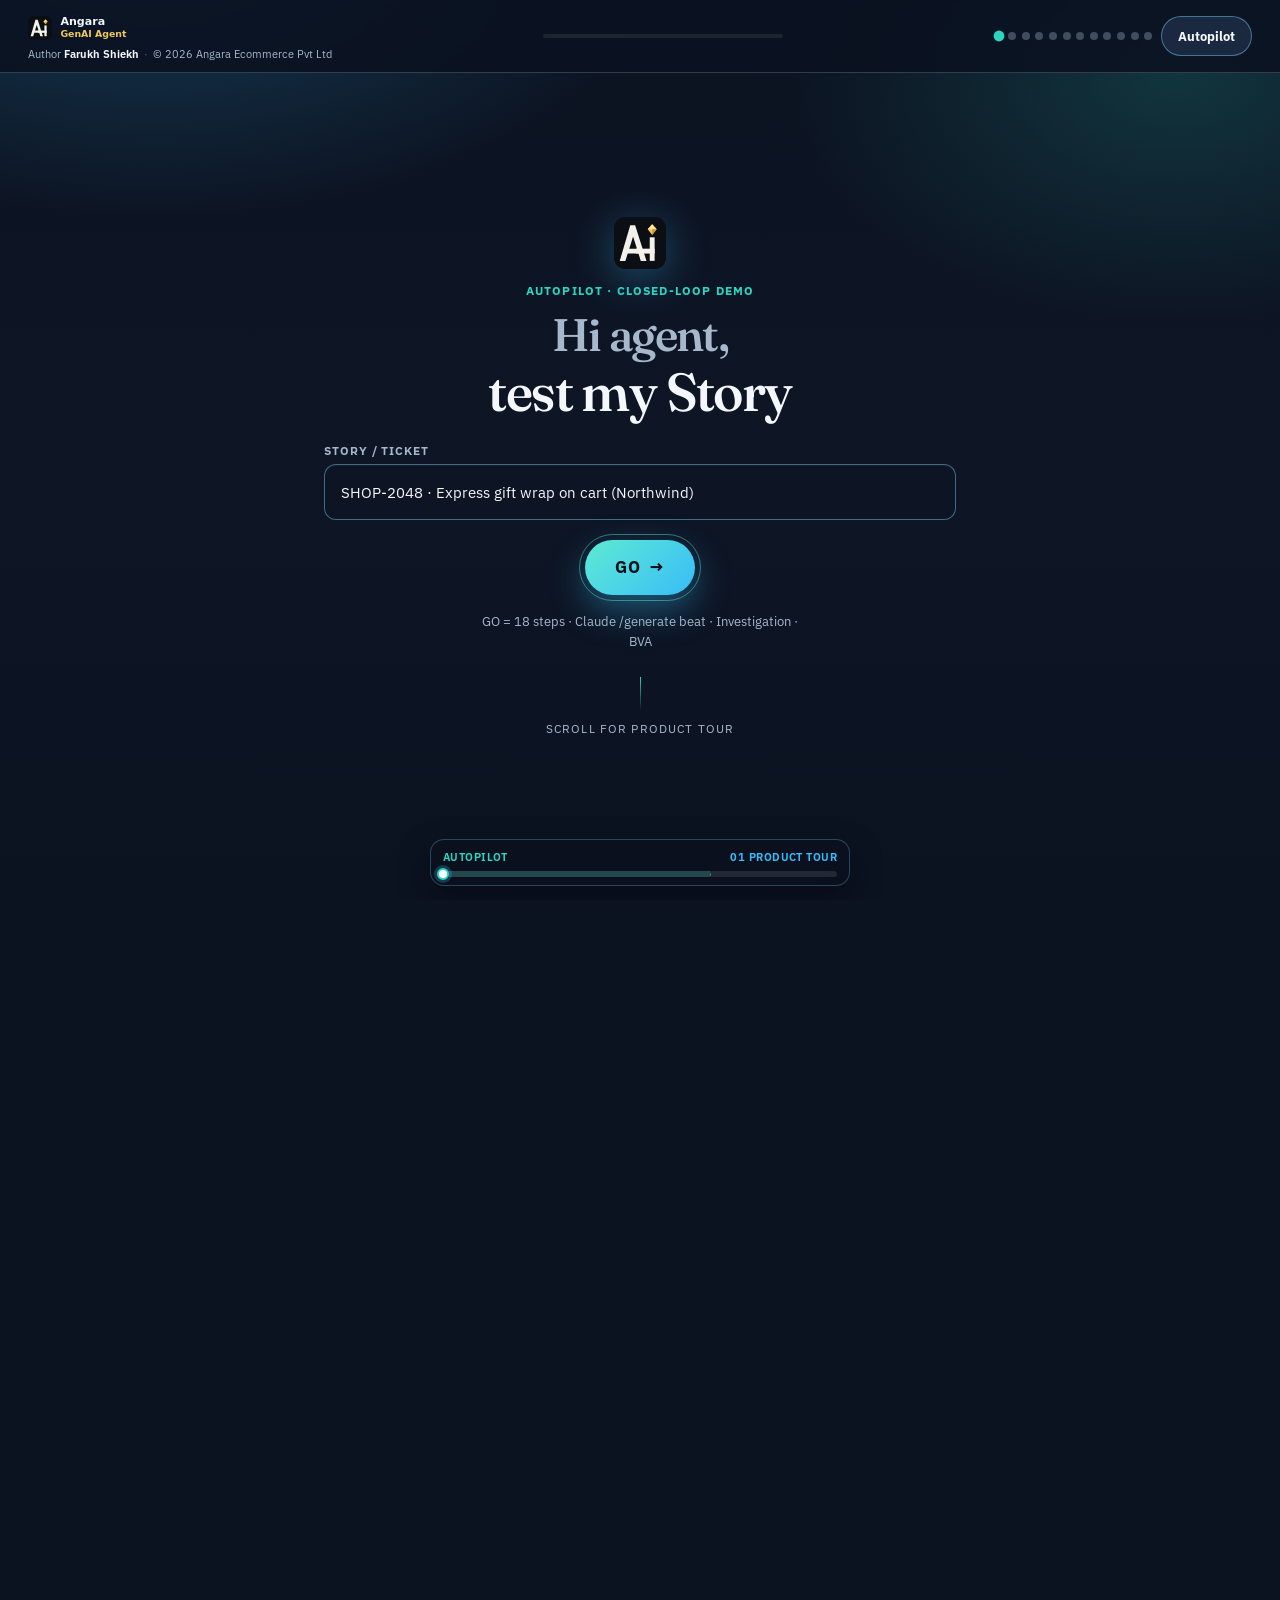
<file: index.html>
<!DOCTYPE html>
<html lang="en">
<head>
  <meta charset="utf-8" />
  <meta name="viewport" content="width=device-width, initial-scale=1" />
  <title>Angara GenAI Agent</title>
  <meta name="description" content="GO autopilot or scroll the product tour — one page." />
  <meta name="robots" content="noindex,nofollow" />
  <link rel="icon" type="image/svg+xml" href="assets/favicon.svg" />
  <link rel="apple-touch-icon" href="assets/mark.svg" />
  <link rel="preconnect" href="https://fonts.googleapis.com" />
  <link rel="preconnect" href="https://fonts.gstatic.com" crossorigin />
  <link href="https://fonts.googleapis.com/css2?family=Fraunces:opsz,wght@9..144,500;9..144,600&family=IBM+Plex+Mono:wght@400;500&family=IBM+Plex+Sans:wght@400;500;600;700&display=swap" rel="stylesheet" />
  <link rel="stylesheet" href="styles.css?v=35" />
</head>
<body class="mode-home" data-frame="go">
  <div class="aurora" aria-hidden="true"></div>
  <div class="fx-ring" aria-hidden="true"></div>

  <header class="topbar">
    <div class="brand-block">
      <a class="brand" href="./" id="brand-home">
        <img src="assets/logo.svg" width="160" height="40" alt="Angara GenAI Agent" />
      </a>
      <p class="credit-line" id="header-credit">
        <span>Author <a class="author-link js-author" href="https://www.linkedin.com/in/farukh-shiekh-genaiqa" target="_blank" rel="noopener noreferrer">Farukh Shiekh</a></span>
        <span class="foot-sep" aria-hidden="true">·</span>
        <span class="js-copyright">© 2026 Angara Ecommerce Pvt Ltd</span>
      </p>
    </div>
    <div class="progress-wrap tour-only" aria-hidden="true"><div class="progress-bar" id="progress-bar"></div></div>
    <div class="ap-progress journey-only" id="ap-progress" hidden>
      <div class="ap-progress-meta">
        <span class="live-dot" id="ap-dot" aria-hidden="true"></span>
        <span id="ap-state">Auto-running</span>
        <span class="ap-sep" aria-hidden="true">·</span>
        <span id="ap-step">1 / 18</span>
        <span class="ap-sep" aria-hidden="true">·</span>
        <span id="top-phase">Autopilot</span>
      </div>
      <div class="ap-progress-track" role="progressbar" aria-valuemin="0" aria-valuemax="100" aria-valuenow="0" id="ap-track">
        <i class="ap-fill-overall" id="ap-fill-overall"></i>
        <b class="ap-fill-step" id="ap-fill-step"></b>
      </div>
    </div>
    <!-- keep id for exitJourney / legacy -->
    <div id="top-status" hidden class="sr" aria-hidden="true"></div>
    <div class="nav-links">
      <div class="scene-dots tour-only" id="scene-dots" role="tablist" aria-label="Tour chapters"></div>
      <div class="top-actions journey-only" id="top-actions" hidden>
        <button type="button" class="btn btn-ghost" id="btn-pause" aria-pressed="false">Pause</button>
        <button type="button" class="btn btn-ghost" id="btn-skip">Skip</button>
        <button type="button" class="btn btn-ghost" id="btn-exit">Exit</button>
      </div>
      <button type="button" class="btn btn-secondary tour-only" id="btn-to-go">Autopilot</button>
    </div>
  </header>

  <!-- Sticky pin: GO + tour scrub in one viewport -->
  <div class="pin-wrap" id="pin-wrap">
    <div class="pin-stage" id="pin-stage">
      <!-- Layer 0: Autopilot GO -->
      <section class="layer layer-go" id="layer-go" aria-label="Autopilot">
        <div class="panel landing" id="landing">
          <img class="mark-lg" src="assets/mark.svg" width="52" height="52" alt="" />
          <p class="kicker">Autopilot · closed-loop demo</p>
          <h1>
            <span class="greet" id="landing-greet">Hi agent,</span>
            <span class="prompt-line" id="landing-prompt">test my Story</span>
          </h1>
          <label class="story-field">
            <span class="label">Story / ticket</span>
            <input id="story-input" type="text" autocomplete="off" />
          </label>
          <button type="button" class="go-btn" id="go-btn">
            <span id="go-label">GO</span>
            <span class="go-arrow" aria-hidden="true">→</span>
          </button>
          <p class="hint" id="landing-hint"></p>
          <p class="scroll-cue" id="scroll-cue">
            <span class="scroll-cue-line"></span>
            Scroll for product tour
          </p>
        </div>
      </section>

      <!-- Layer 1: Product tour frames -->
      <section class="layer layer-tour" id="layer-tour" aria-label="Product tour">
        <div class="stage-shell">
          <div class="stage-meta">
            <span class="scene-index" id="scene-index">01</span>
            <span class="scene-kicker" id="scene-kicker"></span>
          </div>
          <div class="stage-frame" id="stage-frame"></div>
          <p class="scroll-hint" id="scroll-hint-tour">Scroll · arrows also work</p>
        </div>
      </section>

      <!-- Always-on chapter scroller (GO + tour) -->
      <aside class="chapter-rail" id="chapter-rail" aria-label="Frame scroll range" hidden>
        <div class="chapter-rail-labels">
          <span id="rail-from">Now</span>
          <span id="rail-to">Next</span>
        </div>
        <div class="chapter-rail-track" title="Hold zone then crossfade">
          <i id="rail-hold" aria-hidden="true"></i>
          <b id="rail-fill"></b>
          <span class="chapter-rail-thumb" id="rail-thumb"></span>
        </div>
      </aside>
    </div>
    <div class="scroll-track" id="scroll-track" aria-hidden="true"></div>
  </div>

  <!-- Journey overlay (CTA path) -->
  <section class="frame frame-journey" id="frame-journey" hidden aria-live="polite">
    <div class="panel journey" id="journey" tabindex="-1">
      <div class="rail" id="rail" aria-hidden="true"></div>
      <div class="journey-head">
        <span class="phase" id="j-phase"></span>
        <div class="journey-progress"><i id="j-progress"></i></div>
      </div>
      <h2 id="j-title"></h2>
      <p class="voice" id="j-voice"></p>
      <div class="stage" id="j-stage"></div>
    </div>
  </section>

  <footer class="foot">
    <img src="assets/mark.svg" width="18" height="18" alt="" />
    <div class="foot-copy">
      <span id="foot-note"></span>
      <span class="foot-meta credit-line">
        <span>Author <a class="author-link js-author" href="https://www.linkedin.com/in/farukh-shiekh-genaiqa" target="_blank" rel="noopener noreferrer">Farukh Shiekh</a></span>
        <span class="foot-sep" aria-hidden="true">·</span>
        <span class="js-copyright">© 2026 Angara Ecommerce Pvt Ltd</span>
      </span>
    </div>
  </footer>

  <script src="app.js?v=35" defer></script>
</body>
</html>
</file>
<file: styles.css>
:root {
  --bg0: #0b1220;
  --bg1: #111a2b;
  --card: #162033;
  --card2: #1b2940;
  --line: rgba(186, 210, 240, 0.22);
  --line-strong: rgba(125, 211, 252, 0.45);
  --text: #f4f7fb;
  --muted: #a8b8cc;
  --accent: #38bdf8;
  --accent2: #2dd4bf;
  --pass: #34d399;
  --warn: #fbbf24;
  --fail: #fb7185;
  --high: #fb923c;
  --font: "IBM Plex Sans", system-ui, sans-serif;
  --mono: "IBM Plex Mono", ui-monospace, monospace;
  --display: "Fraunces", Georgia, serif;
  --radius: 18px;
  --shadow: 0 24px 64px rgba(0, 0, 0, 0.45);
}

*, *::before, *::after { box-sizing: border-box; }
html { scroll-behavior: auto; } /* native wheel; smooth only via JS jumps */
html.lock-scroll,
html.lock-scroll body { overflow: hidden; height: 100%; }
body {
  margin: 0;
  min-height: 100dvh;
  font-family: var(--font);
  color: var(--text);
  background: var(--bg0);
  line-height: 1.5;
  opacity: 0;
  transition: opacity 0.55s ease;
}
body.ready { opacity: 1; }

/* Mode chrome */
body.mode-home .journey-only { display: none !important; }
body.mode-journey .tour-only { display: none !important; }
body.mode-journey .progress-wrap { display: none; }

.fx-ring {
  pointer-events: none;
  position: fixed;
  inset: 0;
  z-index: 60;
  opacity: 0;
}
.fx-ring.on {
  animation: fxBurst 0.7s cubic-bezier(0.22, 1, 0.36, 1) forwards;
}
.fx-ring.on::before {
  content: "";
  position: absolute;
  left: 50%;
  top: 42%;
  width: 40px;
  height: 40px;
  margin: -20px;
  border-radius: 50%;
  border: 2px solid rgba(94, 234, 212, 0.85);
  box-shadow: 0 0 40px rgba(56, 189, 248, 0.55);
  animation: fxRing 0.7s cubic-bezier(0.22, 1, 0.36, 1) forwards;
}
@keyframes fxBurst {
  0% { opacity: 1; background: radial-gradient(circle at 50% 42%, rgba(94,234,212,0.28), transparent 28%); }
  100% { opacity: 0; background: radial-gradient(circle at 50% 42%, transparent, transparent 70%); }
}
@keyframes fxRing {
  0% { transform: scale(0.4); opacity: 1; }
  100% { transform: scale(18); opacity: 0; }
}

.aurora {
  position: fixed;
  inset: 0;
  z-index: -1;
  background:
    radial-gradient(1000px 560px at 12% -10%, rgba(56, 189, 248, 0.28), transparent 55%),
    radial-gradient(800px 500px at 92% 8%, rgba(45, 212, 191, 0.18), transparent 50%),
    linear-gradient(180deg, #0b1220 0%, #0e1626 50%, #0b1220 100%);
  transition: filter 0.6s ease;
}
.aurora.running { filter: hue-rotate(10deg) saturate(1.15); }
.aurora.fail { filter: hue-rotate(-20deg) saturate(1.2); }
.aurora.done { filter: hue-rotate(25deg) saturate(1.2); }

a { color: var(--accent); text-decoration: none; }
a:hover { text-decoration: underline; }

.sr { position: absolute; width: 1px; height: 1px; overflow: hidden; clip: rect(0 0 0 0); }

/* Topbar */
.topbar {
  position: fixed;
  top: 0; left: 0; right: 0;
  z-index: 50;
  display: flex;
  align-items: center;
  justify-content: space-between;
  gap: 1rem;
  padding: 0.7rem clamp(1rem, 3vw, 1.75rem);
  background: rgba(11, 18, 32, 0.88);
  backdrop-filter: blur(14px);
  border-bottom: 1px solid var(--line);
}
.brand-block {
  display: flex;
  flex-direction: column;
  gap: 0.15rem;
  min-width: 0;
}
.brand { display: flex; align-items: center; gap: 0.55rem; text-decoration: none; color: inherit; }
.brand img { height: 34px; width: auto; display: block; }
.credit-line {
  margin: 0;
  display: flex;
  flex-wrap: wrap;
  align-items: center;
  gap: 0.3rem;
  font-size: 0.68rem;
  color: var(--muted);
  line-height: 1.2;
}
.credit-line strong,
.author-link {
  color: var(--text);
  font-weight: 650;
  text-decoration: none;
}
.author-link:hover {
  color: var(--accent);
  text-decoration: underline;
}
.nav-links { display: flex; align-items: center; gap: 0.55rem; flex-wrap: wrap; }
@media (max-width: 720px) {
  .topbar .credit-line .js-copyright { display: none; }
}

.btn {
  display: inline-flex;
  align-items: center;
  justify-content: center;
  gap: 0.4rem;
  border-radius: 999px;
  padding: 0.55rem 1rem;
  font: inherit;
  font-size: 0.84rem;
  font-weight: 700;
  border: 1px solid transparent;
  cursor: pointer;
  text-decoration: none !important;
  transition: transform 0.15s ease, box-shadow 0.15s ease, background 0.15s ease;
}
.btn:hover { transform: translateY(-1px); }
.btn-primary {
  color: #041018;
  background: linear-gradient(135deg, #5eead4, #38bdf8);
  box-shadow: 0 10px 28px rgba(56, 189, 248, 0.35);
}
.btn-secondary {
  color: var(--text);
  background: var(--card2);
  border-color: var(--line-strong);
}
.btn-ghost {
  color: var(--muted);
  background: transparent;
  border-color: var(--line);
  padding: 0.4rem 0.8rem;
  font-size: 0.78rem;
}
.btn-ghost:hover { color: var(--text); border-color: var(--accent); }

.top-status {
  display: inline-flex;
  align-items: center;
  gap: 0.4rem;
  font-family: var(--mono);
  font-size: 0.78rem;
  color: var(--muted);
}
/* Autopilot header: state + step + live timer bar */
.ap-progress {
  flex: 1 1 auto;
  min-width: 0;
  max-width: 420px;
  display: flex;
  flex-direction: column;
  gap: 0.35rem;
  margin: 0 0.75rem;
}
.ap-progress-meta {
  display: flex;
  align-items: center;
  gap: 0.35rem;
  font-family: var(--mono);
  font-size: 0.72rem;
  color: var(--muted);
  white-space: nowrap;
  overflow: hidden;
  text-overflow: ellipsis;
}
.ap-progress-meta #ap-state { color: var(--accent2); font-weight: 600; }
.ap-progress-meta #top-phase { color: var(--text); overflow: hidden; text-overflow: ellipsis; }
.ap-sep { opacity: 0.45; }
.ap-progress-track {
  position: relative;
  height: 5px;
  border-radius: 999px;
  background: rgba(255, 255, 255, 0.1);
  overflow: hidden;
}
.ap-fill-overall {
  position: absolute;
  inset: 0 auto 0 0;
  width: 0%;
  background: rgba(56, 189, 248, 0.35);
  border-radius: 999px;
  transition: width 0.35s ease;
}
.ap-fill-step {
  position: absolute;
  inset: 0 auto 0 0;
  width: 0%;
  height: 100%;
  background: linear-gradient(90deg, var(--accent2), var(--accent));
  border-radius: 999px;
  transform-origin: left center;
}
body.is-paused .ap-progress-meta #ap-state { color: #fbbf24; }
body.is-paused .live-dot {
  background: #fbbf24;
  animation: none;
  box-shadow: none;
}
body.is-paused .ap-fill-step { filter: saturate(0.65); }
.top-actions {
  display: inline-flex;
  align-items: center;
  gap: 0.35rem;
  flex: 0 0 auto;
}
body.mode-journey .topbar .credit-line { display: none; }
body.mode-journey .btn-ghost[aria-pressed="true"] {
  color: #fbbf24;
  border-color: #fbbf24;
  background: rgba(251, 191, 36, 0.12);
}
.live-dot {
  width: 8px; height: 8px; border-radius: 50%;
  flex: 0 0 auto;
  background: var(--accent2);
  box-shadow: 0 0 0 0 rgba(45, 212, 191, 0.55);
  animation: pulse 1.4s ease infinite;
}
@keyframes pulse {
  70% { box-shadow: 0 0 0 10px transparent; }
  100% { box-shadow: 0 0 0 0 transparent; }
}
@media (max-width: 720px) {
  .ap-progress { max-width: none; margin: 0 0.4rem; }
  .ap-progress-meta { font-size: 0.64rem; gap: 0.25rem; }
  .ap-progress-meta #top-phase { max-width: 9rem; }
}

.progress-wrap {
  flex: 1;
  max-width: 240px;
  height: 4px;
  border-radius: 999px;
  background: rgba(255,255,255,0.08);
  overflow: hidden;
  margin: 0 0.5rem;
}
.progress-bar {
  height: 100%;
  width: 0%;
  background: linear-gradient(90deg, var(--accent2), var(--accent));
  /* no transition — tracks scroll 1:1 */
}
.scene-dots { display: flex; gap: 0.35rem; }
.scene-dots button {
  width: 8px; height: 8px; padding: 0; border: none; border-radius: 50%;
  background: rgba(168, 184, 204, 0.35); cursor: pointer;
}
.scene-dots button[aria-current="true"] {
  background: var(--accent2);
  transform: scale(1.35);
}

/* ===== PIN + APPLE-STYLE SCROLL SCRUB ===== */
.pin-wrap { position: relative; z-index: 1; }
.pin-stage {
  position: sticky;
  top: 0;
  height: 100vh;
  height: 100dvh;
  max-height: 100dvh;
  display: grid;
  place-items: center;
  padding: clamp(3.6rem, 8vh, 4.5rem) clamp(0.65rem, 2vw, 1rem) clamp(0.75rem, 2vh, 1.25rem);
  overflow: hidden;
  box-sizing: border-box;
}
.layer {
  position: absolute;
  inset: 0;
  display: grid;
  place-items: center;
  padding: clamp(3.6rem, 8vh, 4.5rem) clamp(0.65rem, 2vw, 1rem) clamp(0.75rem, 2vh, 1.25rem);
  box-sizing: border-box;
  will-change: transform, opacity;
  backface-visibility: hidden;
  transform: translateZ(0);
}
.layer-go { z-index: 3; }
.layer-tour { z-index: 2; opacity: 0; visibility: hidden; pointer-events: none; }

.stage-shell {
  width: min(980px, 100%);
  /* Hard pixel + vh caps — phones must not grow near full-screen */
  height: min(520px, 72dvh, calc(100dvh - 7.25rem));
  max-height: min(520px, 72dvh, calc(100dvh - 7.25rem));
  display: flex;
  flex-direction: column;
  min-height: 0;
}
.stage-meta {
  display: flex;
  align-items: baseline;
  gap: 0.65rem;
  margin-bottom: 0.55rem;
  min-height: 1.25rem;
  flex: 0 0 auto;
  opacity: 0.9;
}
.scene-index { font-family: var(--mono); font-size: 0.78rem; color: var(--accent); font-weight: 600; }
.scene-kicker {
  font-size: 0.72rem;
  text-transform: uppercase;
  letter-spacing: 0.12em;
  color: var(--accent2);
  font-weight: 700;
}
.stage-frame {
  flex: 1 1 auto;
  min-height: 0;
  position: relative;
  background: linear-gradient(165deg, #1a2438 0%, #121a2a 55%, #0e1624 100%);
  border: 1px solid rgba(125, 211, 252, 0.28);
  border-radius: 22px;
  box-shadow:
    0 30px 80px rgba(0, 0, 0, 0.5),
    inset 0 1px 0 rgba(255, 255, 255, 0.06);
  overflow: hidden;
}
.scroll-hint {
  margin: 0.65rem 0 0;
  text-align: center;
  font-size: 0.7rem;
  letter-spacing: 0.12em;
  text-transform: uppercase;
  color: var(--muted);
  opacity: 0.7;
}
.scroll-hint.hide { opacity: 0; }

.scene {
  position: absolute;
  inset: 0;
  padding: clamp(0.85rem, 2.4vw, 1.75rem);
  overflow: auto;
  opacity: 0;
  visibility: hidden;
  pointer-events: none;
  color: #f4f7fb;
  display: flex;
  flex-direction: column;
  justify-content: flex-start;
  will-change: transform, opacity;
  backface-visibility: hidden;
  transform: translateZ(0);
  contain: layout style;
  /* Scroll owns motion — no CSS transitions */
}
.scene h2 {
  font-family: var(--display);
  font-weight: 550;
  font-size: clamp(1.25rem, 3.2vw, 2.2rem);
  line-height: 1.15;
  letter-spacing: -0.025em;
  margin: 0 0 0.45rem;
  max-width: 18ch;
}
.scene .body {
  margin: 0 0 0.85rem;
  color: var(--muted);
  max-width: 48ch;
  font-size: clamp(0.84rem, 1.6vw, 0.98rem);
  line-height: 1.45;
}

.scroll-track { position: relative; z-index: 0; pointer-events: none; }

/* Chapter range scroller — hold zone then crossfade */
.chapter-rail {
  position: absolute;
  left: 50%;
  bottom: max(0.85rem, env(safe-area-inset-bottom));
  transform: translateX(-50%);
  z-index: 8;
  width: min(420px, calc(100% - 2rem));
  padding: 0.55rem 0.75rem 0.5rem;
  border-radius: 14px;
  background: rgba(10, 16, 28, 0.72);
  border: 1px solid rgba(125, 211, 252, 0.28);
  backdrop-filter: blur(10px);
  box-shadow: 0 12px 32px rgba(0, 0, 0, 0.35);
  pointer-events: none;
}
.chapter-rail[hidden] { display: none !important; }
.chapter-rail-labels {
  display: flex;
  justify-content: space-between;
  gap: 0.75rem;
  font-size: 0.68rem;
  font-weight: 650;
  letter-spacing: 0.04em;
  text-transform: uppercase;
  color: var(--muted);
  margin-bottom: 0.4rem;
}
.chapter-rail-labels #rail-from { color: var(--accent2); max-width: 48%; overflow: hidden; text-overflow: ellipsis; white-space: nowrap; }
.chapter-rail-labels #rail-to { color: var(--accent); max-width: 48%; text-align: right; overflow: hidden; text-overflow: ellipsis; white-space: nowrap; }
.chapter-rail-track {
  position: relative;
  height: 6px;
  border-radius: 999px;
  background: rgba(255, 255, 255, 0.1);
  overflow: visible;
}
.chapter-rail-track i {
  position: absolute;
  left: 0; top: 0; bottom: 0;
  width: 68%;
  border-radius: 999px;
  background: rgba(45, 212, 191, 0.18);
  border-right: 1px dashed rgba(45, 212, 191, 0.55);
  pointer-events: none;
}
.chapter-rail-track b {
  position: absolute;
  left: 0; top: 0; bottom: 0;
  width: 0%;
  border-radius: 999px;
  background: linear-gradient(90deg, var(--accent2), var(--accent));
  box-shadow: 0 0 12px rgba(56, 189, 248, 0.35);
}
.chapter-rail-thumb {
  position: absolute;
  top: 50%;
  left: 0%;
  width: 12px;
  height: 12px;
  margin: -6px 0 0 -6px;
  border-radius: 50%;
  background: #fff;
  border: 2px solid var(--accent);
  box-shadow: 0 0 0 3px rgba(56, 189, 248, 0.25);
  z-index: 2;
}
.chapter-rail[data-phase="hold"] .chapter-rail-thumb { border-color: var(--accent2); }
.chapter-rail[data-phase="blend"] .chapter-rail-thumb {
  border-color: var(--accent);
  box-shadow: 0 0 0 4px rgba(56, 189, 248, 0.35);
}
body.mode-home:not(.on-tour) .chapter-rail {
  opacity: 1;
}
@media (max-width: 560px) {
  .chapter-rail { width: calc(100% - 1.25rem); padding: 0.45rem 0.6rem; }
}

.frame-journey {
  position: fixed;
  inset: 0;
  z-index: 40;
  display: grid;
  place-items: center;
  align-content: center;
  padding: clamp(3.75rem, 7vh, 5rem) clamp(0.65rem, 2vw, 1rem) clamp(1rem, 3vh, 2rem);
  background: rgba(11, 18, 32, 0.55);
  backdrop-filter: blur(10px);
  opacity: 0;
  transform: scale(0.97);
  transition: opacity 0.45s ease, transform 0.55s cubic-bezier(0.22,1,0.36,1);
  overflow: hidden;
}
.frame-journey.enter {
  opacity: 1;
  transform: none;
}
.frame-journey[hidden] { display: none !important; }
/*
 * One scrollport = the journey card. Stage grows with content; card scrolls.
 * (Nested stage scroll + .panel{overflow:hidden} made wheel feel broken.)
 */
body.mode-journey .journey.panel {
  overflow-x: hidden !important;
  overflow-y: auto !important;
  -webkit-overflow-scrolling: touch;
  overscroll-behavior: contain;
  touch-action: pan-y;
  scrollbar-gutter: stable;
  /* keep auto — smooth is set in JS for keys; CSS smooth breaks rAF crawl */
  scroll-behavior: auto;
}
body.mode-journey .journey .stage {
  overflow: visible !important;
  flex: 0 0 auto;
  min-height: min-content;
}
body.is-paused.mode-journey .journey::after {
  content: "Paused · scroll to explore";
  display: block;
  flex: 0 0 auto;
  margin-top: 0.45rem;
  padding-bottom: 0.25rem;
  text-align: center;
  font-size: 0.68rem;
  letter-spacing: 0.08em;
  text-transform: uppercase;
  color: var(--muted);
}

body.launching .layer-go .landing {
  filter: brightness(1.12);
}

.panel {
  width: min(760px, 100%);
  background: #162033;
  background: var(--card, #162033);
  border: 1px solid rgba(125, 211, 252, 0.45);
  border-radius: 18px;
  box-shadow: 0 24px 64px rgba(0, 0, 0, 0.45);
  padding: clamp(1.35rem, 3.5vw, 2rem);
  position: relative;
  overflow: hidden;
}
.landing {
  text-align: center;
  max-width: 680px;
  width: min(680px, 100%);
  /* Hero-like — less “app card”, more product page */
  background: transparent;
  border: none;
  box-shadow: none;
  padding: clamp(1rem, 3vw, 1.5rem);
}
.landing .mark-lg {
  width: 52px; height: 52px;
  margin: 0 auto 0.85rem;
  display: block;
  filter: drop-shadow(0 8px 20px rgba(56, 189, 248, 0.35));
  animation: markFloat 4.5s ease-in-out infinite;
}
@keyframes markFloat {
  0%, 100% { transform: translateY(0); }
  50% { transform: translateY(-6px); }
}
.kicker {
  margin: 0 0 0.65rem;
  font-size: 0.72rem;
  letter-spacing: 0.1em;
  text-transform: uppercase;
  color: var(--accent2);
  font-weight: 700;
}
.landing h1 {
  font-family: var(--display);
  font-weight: 550;
  font-size: clamp(2.1rem, 5.5vw, 3.35rem);
  line-height: 1.1;
  margin: 0 0 1.25rem;
  letter-spacing: -0.03em;
}
.greet { color: var(--muted); display: block; font-size: 0.85em; margin-bottom: 0.15rem; }
.prompt-line { color: var(--text); }

.story-field {
  display: block;
  text-align: left;
  margin: 0 auto 1.1rem;
  width: 100%;
}
.story-field .label {
  display: block;
  font-size: 0.72rem;
  text-transform: uppercase;
  letter-spacing: 0.08em;
  color: var(--muted);
  margin-bottom: 0.35rem;
  font-weight: 650;
}
.story-field input {
  width: 100%;
  border: 1.5px solid var(--line-strong);
  background: #0d1524;
  color: var(--text);
  border-radius: 12px;
  padding: 0.95rem 1rem;
  font: inherit;
  font-size: 0.95rem;
  outline: none;
  box-shadow: inset 0 1px 0 rgba(255,255,255,0.04);
}
.story-field input:focus {
  border-color: var(--accent);
  box-shadow: 0 0 0 3px rgba(56, 189, 248, 0.25);
}
.hint { margin: 1rem 0 0; color: var(--muted); font-size: 0.84rem; max-width: 40ch; margin-inline: auto; }

.go-btn {
  appearance: none;
  border: none;
  cursor: pointer;
  display: inline-flex;
  align-items: center;
  gap: 0.55rem;
  margin-top: 0.15rem;
  padding: 0.95rem 1.85rem;
  border-radius: 999px;
  font: inherit;
  font-weight: 800;
  font-size: 1.05rem;
  letter-spacing: 0.06em;
  color: #041018;
  background: linear-gradient(135deg, #5eead4, #38bdf8);
  box-shadow: 0 14px 36px rgba(56, 189, 248, 0.4);
  position: relative;
  transition: transform 0.2s ease, box-shadow 0.2s ease, filter 0.2s ease;
}
.go-btn::after {
  content: "";
  position: absolute;
  inset: -6px;
  border-radius: inherit;
  border: 1px solid rgba(94, 234, 212, 0.45);
  animation: goPulse 2.2s ease-out infinite;
  pointer-events: none;
}
@keyframes goPulse {
  0% { transform: scale(0.92); opacity: 0.7; }
  100% { transform: scale(1.18); opacity: 0; }
}
.go-btn:hover { transform: translateY(-2px); box-shadow: 0 18px 42px rgba(56, 189, 248, 0.5); }
.go-btn .go-arrow { transition: transform 0.2s ease; }
.go-btn:hover .go-arrow { transform: translateX(4px); }
.go-btn.launching { pointer-events: none; filter: brightness(1.15); animation: goFlash 0.4s ease; }
@keyframes goFlash {
  0% { transform: scale(1); }
  50% { transform: scale(1.06); }
  100% { transform: scale(1); }
}

.scroll-cue {
  margin: 1.6rem 0 0;
  display: flex;
  flex-direction: column;
  align-items: center;
  gap: 0.55rem;
  font-size: 0.72rem;
  letter-spacing: 0.1em;
  text-transform: uppercase;
  color: var(--muted);
  transition: opacity 0.35s ease;
}
.scroll-cue.hide { opacity: 0; }
.scroll-cue-line {
  width: 1px;
  height: 34px;
  background: linear-gradient(180deg, var(--accent2), transparent);
  animation: cueDrop 1.6s ease-in-out infinite;
}
@keyframes cueDrop {
  0%, 100% { transform: scaleY(0.55); opacity: 0.4; transform-origin: top; }
  50% { transform: scaleY(1); opacity: 1; transform-origin: top; }
}

.journey {
  display: flex;
  flex-direction: column;
  width: min(820px, 100%);
  height: min(520px, 72dvh, calc(100dvh - 6.5rem));
  max-height: min(520px, 72dvh, calc(100dvh - 6.5rem));
  min-height: 0;
  overflow: hidden;
  outline: none;
}
.journey:focus-visible {
  box-shadow:
    0 24px 64px rgba(0, 0, 0, 0.45),
    0 0 0 2px rgba(56, 189, 248, 0.55);
}
.journey .stage {
  flex: 1 1 auto;
  min-height: 0;
  overflow: hidden;
  overscroll-behavior: contain;
}
.journey .stage-inner { min-height: min-content; }
.journey.swap .stage-inner {
  animation: sceneIn 0.5s cubic-bezier(0.22,1,0.36,1) both;
}
@keyframes sceneIn {
  from { opacity: 0; transform: translateY(18px); filter: blur(6px); }
  to { opacity: 1; transform: none; filter: none; }
}
.rail {
  position: absolute; left: 0; top: 0; bottom: 0; width: 3px;
  background: linear-gradient(180deg, var(--accent2), var(--accent));
  transform-origin: top;
  transform: scaleY(0);
  transition: transform 0.3s linear;
}
.journey-head {
  display: flex; align-items: center; justify-content: space-between; gap: 1rem; margin-bottom: 0.75rem;
}
.phase { font-family: var(--mono); font-size: 0.78rem; color: var(--accent); font-weight: 600; }
.journey-progress {
  flex: 1; max-width: 200px; height: 4px; border-radius: 999px;
  background: rgba(255,255,255,0.08); overflow: hidden;
}
.journey-progress i {
  display: block; height: 100%; width: 0%;
  background: linear-gradient(90deg, var(--accent2), var(--accent));
  transition: width 0.25s linear;
}
.journey h2 {
  font-family: var(--display);
  font-weight: 550;
  font-size: clamp(1.35rem, 2.8vw, 1.95rem);
  margin: 0 0 0.4rem;
  letter-spacing: -0.02em;
}
.voice { margin: 0 0 1.1rem; color: var(--muted); font-size: 0.92rem; max-width: 52ch; }

/* Shared content bits */
.pill {
  display: inline-flex; align-items: center;
  font-size: 0.7rem; font-weight: 700;
  padding: 0.18rem 0.55rem; border-radius: 999px;
  border: 1px solid var(--line); color: var(--muted); background: rgba(0,0,0,0.25);
}
.pill.pass { color: var(--pass); border-color: rgba(52,211,153,0.5); background: rgba(52,211,153,0.1); }
.pill.warn { color: var(--warn); border-color: rgba(251,191,36,0.5); background: rgba(251,191,36,0.1); }
.pill.fail { color: var(--fail); border-color: rgba(251,113,133,0.5); background: rgba(251,113,133,0.1); }
.pill.cr { color: #7dd3fc; border-color: rgba(56,189,248,0.5); background: rgba(56,189,248,0.12); }
.pill.high { color: var(--high); border-color: rgba(251,146,60,0.5); background: rgba(251,146,60,0.12); }

.stats { display: grid; grid-template-columns: repeat(4, 1fr); gap: 0.55rem; }
.stat {
  background: var(--card2);
  border: 1px solid var(--line);
  border-radius: 12px;
  padding: 0.75rem 0.8rem;
}
.stat strong { display: block; font-size: 1.2rem; font-variant-numeric: tabular-nums; }
.stat span { font-size: 0.72rem; color: var(--muted); }

.card-grid, .plat-grid { display: grid; grid-template-columns: 1fr 1fr; gap: 0.55rem; }
.plat-grid { grid-template-columns: repeat(3, 1fr); }
.mini-card {
  border-radius: 12px; padding: 0.8rem 0.9rem;
  border: 1px solid var(--line); background: var(--card2);
}
.mini-card.bad {
  border-color: rgba(251,113,133,0.55);
  background: linear-gradient(160deg, rgba(251,113,133,0.14), var(--card2));
}
.mini-card.good { border-color: rgba(45,212,191,0.4); background: linear-gradient(160deg, rgba(45,212,191,0.12), var(--card2)); }
.mini-card h3 { margin: 0 0 0.25rem; font-size: 0.9rem; }
.mini-card p { margin: 0; font-size: 0.78rem; color: var(--muted); }

.steps-row { display: grid; grid-template-columns: repeat(5, 1fr); gap: 0.4rem; }
.step {
  border: 1px solid var(--line); border-radius: 12px; padding: 0.7rem;
  background: var(--card2); min-height: 105px;
}
.step .n { font-family: var(--mono); font-size: 0.7rem; color: var(--accent); }
.step strong { display: block; margin: 0.3rem 0 0.2rem; font-size: 0.9rem; }
.step p { margin: 0; font-size: 0.74rem; color: var(--muted); }

.pill-row { display: flex; flex-wrap: wrap; gap: 0.35rem; margin-bottom: 0.75rem; }
.ticket-box {
  border: 1px solid var(--line-strong);
  border-radius: 14px;
  padding: 1rem 1.05rem;
  background: rgba(56, 189, 248, 0.08);
}
.ticket-key { font-family: var(--mono); color: var(--accent); font-size: 0.85rem; }
.ticket-box h3 { margin: 0.3rem 0 0.5rem; font-size: 1.02rem; }
.ticket-box ul { margin: 0; padding-left: 1.1rem; color: var(--muted); font-size: 0.84rem; }

.mr-row, .mr-grid { display: grid; grid-template-columns: repeat(3, 1fr); gap: 0.5rem; }
.mr-card {
  border: 1px solid var(--line); border-radius: 12px; padding: 0.75rem;
  background: var(--card2); font-size: 0.8rem;
}
.mr-card header { display: flex; flex-wrap: wrap; gap: 0.3rem; margin-bottom: 0.35rem; font-weight: 650; }
.bug-line { margin-top: 0.35rem; padding-top: 0.35rem; border-top: 1px dashed var(--line); color: var(--muted); }

.gate-layout, .gate { display: grid; grid-template-columns: 120px 1fr; gap: 1rem; }
.score-orb, .orb { text-align: center; }
.score-orb .big, .orb .big {
  font-size: 2.7rem; font-weight: 700; line-height: 1;
  background: linear-gradient(135deg, #fff, var(--accent2));
  -webkit-background-clip: text; background-clip: text; color: transparent;
}
.score-orb .sub, .orb .sub { font-size: 0.75rem; color: var(--muted); }
.param {
  display: grid; grid-template-columns: 110px 1fr 32px; gap: 0.4rem;
  align-items: center; font-size: 0.78rem; margin-bottom: 0.3rem;
}
.bar { height: 7px; border-radius: 999px; background: rgba(255,255,255,0.08); overflow: hidden; }
.bar i {
  display: block; height: 100%;
  background: linear-gradient(90deg, var(--accent2), var(--pass));
  transform-origin: left;
  animation: grow 0.85s cubic-bezier(0.22,1,0.36,1) both;
}
@keyframes grow { from { transform: scaleX(0); } to { transform: scaleX(1); } }
.note { margin-top: 0.65rem; font-size: 0.8rem; color: var(--muted); }
.house-pills { display: flex; flex-wrap: wrap; gap: 0.3rem; margin-top: 0.45rem; }

.run-panels { display: grid; grid-template-columns: 1fr 1fr; gap: 0.55rem; }
.run-panel {
  border: 1px solid var(--line); border-radius: 14px; padding: 0.9rem;
  background: var(--card2);
}
.run-panel ol { margin: 0.45rem 0 0; padding-left: 1.1rem; font-size: 0.82rem; color: var(--muted); }

.checklist, .cua-steps, .evidence-list, .points {
  list-style: none; margin: 0; padding: 0; display: grid; gap: 0.4rem;
}
.checklist li, .cua-steps li {
  display: flex; align-items: center; justify-content: space-between; gap: 0.55rem;
  padding: 0.55rem 0.7rem; border-radius: 10px;
  border: 1px solid var(--line); background: var(--card2); font-size: 0.86rem;
  opacity: 0.35; transition: opacity 0.3s ease;
}
.checklist li { justify-content: flex-start; }
.checklist li.on, .cua-steps li.on { opacity: 1; }
.cua-steps li.fail-row { border-color: rgba(251,113,133,0.5); }
.checklist .tick { color: var(--pass); font-weight: 700; margin-right: 0.35rem; }

.result-banner {
  margin-top: 0.75rem; padding: 0.7rem 0.85rem; border-radius: 12px;
  background: rgba(45,212,191,0.12); border: 1px solid rgba(45,212,191,0.35);
  font-family: var(--mono); font-size: 0.8rem; color: var(--accent2);
}

.evidence-list li {
  display: grid; grid-template-columns: 130px 1fr; gap: 0.45rem;
  padding: 0.55rem 0.7rem; border-radius: 10px;
  border: 1px solid var(--line); background: var(--card2); font-size: 0.84rem;
}
.evidence-list strong { color: var(--accent2); }
.evidence-list span { color: var(--muted); }

.bug-card {
  border: 1px solid rgba(251,146,60,0.45); border-radius: 14px;
  padding: 1rem; background: rgba(251,146,60,0.1);
}
.bug-card h3 { margin: 0.4rem 0 0.3rem; font-size: 1.02rem; }
.bug-card p { margin: 0; color: var(--muted); font-size: 0.84rem; }
.bug-actions { display: flex; flex-wrap: wrap; gap: 0.35rem; margin-top: 0.75rem; }
.bug-actions span {
  padding: 0.4rem 0.7rem; border-radius: 999px; border: 1px solid var(--line);
  font-size: 0.76rem; color: var(--muted);
}
.bug-actions span.primary {
  background: rgba(56,189,248,0.15); border-color: rgba(56,189,248,0.45); color: var(--accent);
}

.metric-grid { display: grid; grid-template-columns: repeat(4, 1fr); gap: 0.45rem; }
.metric {
  border: 1px solid var(--line); border-radius: 12px; padding: 0.7rem;
  background: var(--card2); text-align: center;
}
.metric strong { display: block; font-size: 1.25rem; }
.metric span { font-size: 0.72rem; color: var(--muted); }
.metric.tone-bad { border-color: rgba(251,113,133,0.55); background: rgba(251,113,133,0.1); }
.metric.tone-good { border-color: rgba(52,211,153,0.5); background: rgba(52,211,153,0.1); }
.metric.tone-ok { border-color: rgba(251,191,36,0.4); }

.ai-verdict {
  margin-top: 0.85rem;
  border-radius: 14px;
  padding: 0.9rem 1rem;
  border: 1px solid var(--line);
  background: var(--card2);
}
.ai-verdict.fail { border-color: rgba(251,113,133,0.55); background: rgba(251,113,133,0.1); }
.ai-verdict.pass { border-color: rgba(52,211,153,0.5); background: rgba(52,211,153,0.1); }
.ai-verdict h3 { margin: 0.45rem 0 0.4rem; font-size: 1.02rem; }
.ai-bullets { margin: 0; padding-left: 1.1rem; color: var(--muted); font-size: 0.84rem; }
.ai-bullets li { margin-bottom: 0.25rem; }

.meta-grid {
  display: grid;
  grid-template-columns: 1fr 1fr;
  gap: 0.4rem;
  margin-top: 0.85rem;
}
.meta-grid.tight { margin-top: 0.75rem; }
.meta-cell {
  border: 1px solid var(--line);
  border-radius: 10px;
  padding: 0.5rem 0.65rem;
  background: rgba(0,0,0,0.2);
}
.meta-cell .l { display: block; font-size: 0.68rem; color: var(--muted); text-transform: uppercase; letter-spacing: 0.06em; }
.meta-cell .v { font-size: 0.84rem; font-weight: 650; }
.meta-cell.tone-warn { border-color: rgba(251, 191, 36, 0.45); }
.meta-cell.tone-pass { border-color: rgba(52, 211, 153, 0.4); }
.meta-cell.tone-cr { border-color: rgba(56, 189, 248, 0.4); }
.rejected-dedupe { margin-top: 0.65rem; font-size: 0.82rem; }
.muted-list { margin: 0.35rem 0 0; padding-left: 1.1rem; color: var(--muted); }

.case-preview { display: grid; gap: 0.35rem; margin-top: 0.75rem; }
.case-row {
  display: flex; flex-wrap: wrap; gap: 0.35rem; align-items: baseline;
  padding: 0.45rem 0.6rem; border-radius: 10px; border: 1px solid var(--line); background: var(--card2);
  font-size: 0.82rem;
}
.case-row .n { font-family: var(--mono); color: var(--accent); }

.advisory-list { list-style: none; margin: 0; padding: 0; display: grid; gap: 0.45rem; }
.advisory-list li {
  border: 1px solid var(--line); border-radius: 12px; padding: 0.7rem 0.8rem; background: var(--card2);
  opacity: 0.35; transition: opacity 0.3s ease;
}
.advisory-list li.on { opacity: 1; }
.advisory-list strong { display: block; margin: 0.3rem 0 0.15rem; font-size: 0.9rem; }
.advisory-list p { margin: 0; font-size: 0.8rem; color: var(--muted); }

.intent-box {
  border: 1px solid var(--line-strong); border-radius: 12px; padding: 0.85rem 0.95rem;
  background: rgba(56,189,248,0.08); margin-bottom: 0.75rem;
}
.intent-box p { margin: 0.35rem 0 0; font-size: 0.9rem; }

.plan-list { margin: 0.5rem 0 0; padding-left: 1.15rem; color: var(--muted); font-size: 0.86rem; }
.plan-list li { margin-bottom: 0.3rem; opacity: 0.35; transition: opacity 0.3s ease; }
.plan-list li.on { opacity: 1; }

.row-end { display: inline-flex; gap: 0.3rem; align-items: center; flex-shrink: 0; }
.muted { font-size: 0.78rem; color: var(--muted); margin-top: 0.15rem; }

.run-panels { grid-template-columns: repeat(2, 1fr); }
@media (min-width: 960px) {
  .run-panels { grid-template-columns: repeat(4, 1fr); }
}
.ask-answer { margin: 0.5rem 0 0; color: var(--text); font-size: 0.92rem; line-height: 1.45; }
.mcp-cmds { list-style: none; margin: 0.75rem 0 0; padding: 0; display: grid; gap: 0.45rem; }
.mcp-cmds li {
  display: flex; flex-wrap: wrap; gap: 0.5rem; align-items: baseline;
  border: 1px solid var(--line); border-radius: 12px; padding: 0.65rem 0.8rem; background: var(--card2);
  font-size: 0.86rem;
}
.mcp-cmds .cmd {
  font-family: var(--mono); font-size: 0.82rem; color: var(--accent);
  background: rgba(56, 189, 248, 0.12); padding: 0.15rem 0.45rem; border-radius: 6px;
}
.mcp-thread {
  list-style: none; margin: 0.65rem 0 0; padding: 0; display: grid; gap: 0.35rem;
}
.mcp-thread li {
  opacity: 0.35; transition: opacity 0.35s ease;
  border: 1px solid var(--line); border-radius: 10px; padding: 0.55rem 0.7rem;
  background: var(--card2); font-size: 0.84rem;
}
.mcp-thread li.on { opacity: 1; }
.mcp-thread.tour-static li { opacity: 1; }
.scene .mcp-sample {
  margin: 0.75rem 0 0; font-size: 0.78rem; color: var(--muted);
}
.mcp-cmds-head {
  margin: 1rem 0 0.35rem; font-size: 0.72rem; text-transform: uppercase;
  letter-spacing: 0.06em; color: var(--muted); font-weight: 600;
}
.mcp-thread .mcp-who {
  display: block; font-size: 0.66rem; text-transform: uppercase; letter-spacing: 0.06em;
  color: var(--muted); margin-bottom: 0.2rem;
}
.mcp-you { border-color: rgba(56, 189, 248, 0.35); }
.mcp-angara { border-color: rgba(52, 211, 153, 0.35); }
.mcp-angara .mcp-text { font-family: var(--mono); font-size: 0.8rem; }
@media (max-width: 800px) {
  .run-panels, .meta-grid { grid-template-columns: 1fr; }
}

.summary-grid { display: grid; grid-template-columns: 1fr 1fr; gap: 0.45rem; }
.summary-grid div {
  border: 1px solid var(--line); border-radius: 12px; padding: 0.7rem 0.8rem; background: var(--card2);
}
.summary-grid .l { font-size: 0.7rem; color: var(--muted); text-transform: uppercase; letter-spacing: 0.06em; }
.summary-grid .v { font-weight: 700; margin-top: 0.15rem; }

.done-cta { margin-top: 1rem; display: flex; flex-wrap: wrap; gap: 0.45rem; }
.cta-line { margin-top: 1rem; font-family: var(--mono); font-size: 0.85rem; color: var(--accent); }

.learn-box {
  margin-top: 0.85rem;
  border: 1px solid var(--line-strong);
  border-radius: 14px;
  padding: 0.85rem 1rem;
  background: rgba(52, 211, 153, 0.08);
}
.learn-rules {
  margin: 0.45rem 0 0;
  padding-left: 1.1rem;
  color: var(--muted);
  font-size: 0.86rem;
}
.learn-rules li { margin-bottom: 0.35rem; }

.opcost-hero {
  border: 1px solid var(--line-strong);
  border-radius: 14px;
  padding: 0.85rem 1rem;
  background: rgba(56, 189, 248, 0.08);
  margin-bottom: 0.75rem;
}
.opcost-total {
  font-family: var(--display, var(--mono));
  font-size: 1.85rem;
  font-weight: 650;
  margin-top: 0.2rem;
  color: var(--accent);
}
.opcost-list {
  list-style: none;
  margin: 0;
  padding: 0;
  display: grid;
  gap: 0.4rem;
}
.opcost-list li {
  display: flex;
  justify-content: space-between;
  gap: 0.75rem;
  align-items: flex-start;
  border: 1px solid var(--line);
  border-radius: 12px;
  padding: 0.65rem 0.8rem;
  background: var(--card2);
}
.opcost-list strong { font-size: 0.9rem; }
.opcost-v {
  font-family: var(--mono);
  font-weight: 650;
  white-space: nowrap;
  color: var(--accent2, var(--accent));
}

.points li {
  padding: 0.55rem 0.75rem; border-radius: 10px; border: 1px solid var(--line);
  background: var(--card2); font-size: 0.86rem;
}
.points li::before { content: "◆ "; color: var(--accent2); font-size: 0.65rem; }

.foot {
  display: flex; align-items: flex-start; gap: 0.55rem;
  padding: 0.85rem clamp(1rem, 3vw, 1.75rem) 1.25rem;
  font-size: 0.75rem; color: var(--muted); border-top: 1px solid var(--line);
  background: rgba(11,18,32,0.9); position: relative; z-index: 2;
}
.foot-copy { display: flex; flex-direction: column; gap: 0.2rem; min-width: 0; }
.foot-meta {
  display: flex; flex-wrap: wrap; align-items: center; gap: 0.35rem;
  font-size: 0.72rem; opacity: 0.9;
}
.foot-meta strong { color: var(--text); font-weight: 650; }
.foot-sep { opacity: 0.45; }

[hidden] { display: none !important; }

/* ===== RESPONSIVE: phone → tablet → desktop → large / TV ===== */
@media (max-width: 900px) {
  .stats, .steps-row, .mr-row, .mr-grid, .metric-grid { grid-template-columns: 1fr 1fr; }
  .plat-grid, .card-grid, .run-panels, .gate-layout, .gate, .summary-grid { grid-template-columns: 1fr; }
  .steps-row { grid-template-columns: 1fr 1fr; }
  .scene-dots { display: none; }
  .progress-wrap { max-width: 120px; }
  .stage-shell, .journey {
    height: min(460px, 68dvh, calc(100dvh - 6.75rem));
    max-height: min(460px, 68dvh, calc(100dvh - 6.75rem));
  }
}
@media (max-width: 720px) {
  .topbar { flex-wrap: wrap; gap: 0.45rem; padding: 0.55rem 0.75rem; }
  .brand img { height: 28px; }
  .nav-links { margin-left: auto; }
  .btn { padding: 0.45rem 0.75rem; font-size: 0.78rem; }
  .landing h1 { font-size: clamp(1.55rem, 7vw, 2.1rem); }
  .chapter-rail { bottom: 0.55rem; }
  .stage-shell, .journey {
    height: min(420px, 64dvh, calc(100dvh - 6.25rem));
    max-height: min(420px, 64dvh, calc(100dvh - 6.25rem));
  }
  .journey h2 { font-size: clamp(1.15rem, 5vw, 1.45rem); }
  .voice { font-size: 0.84rem; margin-bottom: 0.75rem; }
  .landing { width: min(100%, 28rem); padding: 1.1rem 1rem 1.25rem; }
}
@media (max-width: 560px) {
  .stats, .steps-row, .mr-row, .mr-grid, .metric-grid, .meta-grid { grid-template-columns: 1fr; }
  .progress-wrap { display: none; }
  .pin-stage, .layer { padding-top: 4.1rem; padding-bottom: 0.55rem; }
  .frame-journey { padding: 3.85rem 0.55rem 0.85rem; }
  .panel, .journey { border-radius: 14px; padding: 0.85rem 0.8rem; }
  .stage-frame { border-radius: 14px; }
  .go-btn { width: 100%; justify-content: center; }
  .story-field input { font-size: 16px; /* avoid iOS zoom */ }
  .foot { padding: 0.7rem 0.75rem 1rem; }
  .chapter-rail-labels { font-size: 0.62rem; }
  .topbar { padding: 0.5rem 0.65rem; }
  .brand img { height: 24px; width: auto; }
  .credit-line { font-size: 0.62rem; }
}
@media (max-width: 380px) {
  .brand-block .credit-line { font-size: 0.58rem; }
  .nav-links .btn-secondary { padding: 0.35rem 0.55rem; font-size: 0.72rem; }
  .landing .mark-lg { width: 40px; height: 40px; }
  .stage-shell, .journey {
    height: min(360px, 60dvh, calc(100dvh - 5.75rem));
    max-height: min(360px, 60dvh, calc(100dvh - 5.75rem));
  }
  .landing h1 { font-size: clamp(1.35rem, 8vw, 1.75rem); }
}
/* Short viewports (landscape phone / short laptop) */
@media (max-height: 720px) {
  .stage-shell, .journey {
    height: min(400px, 62dvh, calc(100dvh - 5.5rem));
    max-height: min(400px, 62dvh, calc(100dvh - 5.5rem));
  }
  .landing .scroll-cue { display: none; }
  .scene { padding: 0.75rem 0.9rem; }
  .journey h2 { margin-bottom: 0.25rem; }
  .voice { margin-bottom: 0.5rem; }
}
@media (max-height: 560px) {
  .stage-shell, .journey {
    height: min(280px, 58dvh, calc(100dvh - 4.5rem));
    max-height: min(280px, 58dvh, calc(100dvh - 4.5rem));
  }
  .chapter-rail { display: none; }
  .frame-journey { padding-top: 3.25rem; padding-bottom: 0.45rem; }
  .journey-head { margin-bottom: 0.25rem; }
}
/* Large desktop / iMac — wider, not taller than 560 */
@media (min-width: 1400px) {
  .stage-shell {
    width: min(1040px, 88vw);
    height: min(560px, 70dvh, calc(100dvh - 8rem));
    max-height: min(560px, 70dvh, calc(100dvh - 8rem));
  }
  .journey {
    width: min(880px, 70vw);
    height: min(560px, 70dvh, calc(100dvh - 8rem));
    max-height: min(560px, 70dvh, calc(100dvh - 8rem));
  }
}
/* Ultra-wide / TV — readable column, hard height cap */
@media (min-width: 1800px) {
  .stage-shell {
    width: min(1120px, 70vw);
    height: min(600px, 62dvh, calc(100dvh - 9rem));
    max-height: min(600px, 62dvh, calc(100dvh - 9rem));
  }
  .journey {
    width: min(920px, 55vw);
    height: min(600px, 62dvh, calc(100dvh - 9rem));
    max-height: min(600px, 62dvh, calc(100dvh - 9rem));
  }
  .landing { max-width: 720px; }
}
@media (min-width: 2400px) {
  .stage-shell { width: min(1200px, 52vw); }
  .journey { width: min(980px, 42vw); }
  .landing { max-width: 760px; }
}
@media (prefers-reduced-motion: reduce) {
  .go-btn, .fx-ring, .landing .mark-lg, .scroll-cue-line, .frame-journey {
    animation: none !important; transition: none !important;
  }
  .fx-ring.on { display: none; }
  .go-btn::after { display: none; }
}
</file>
